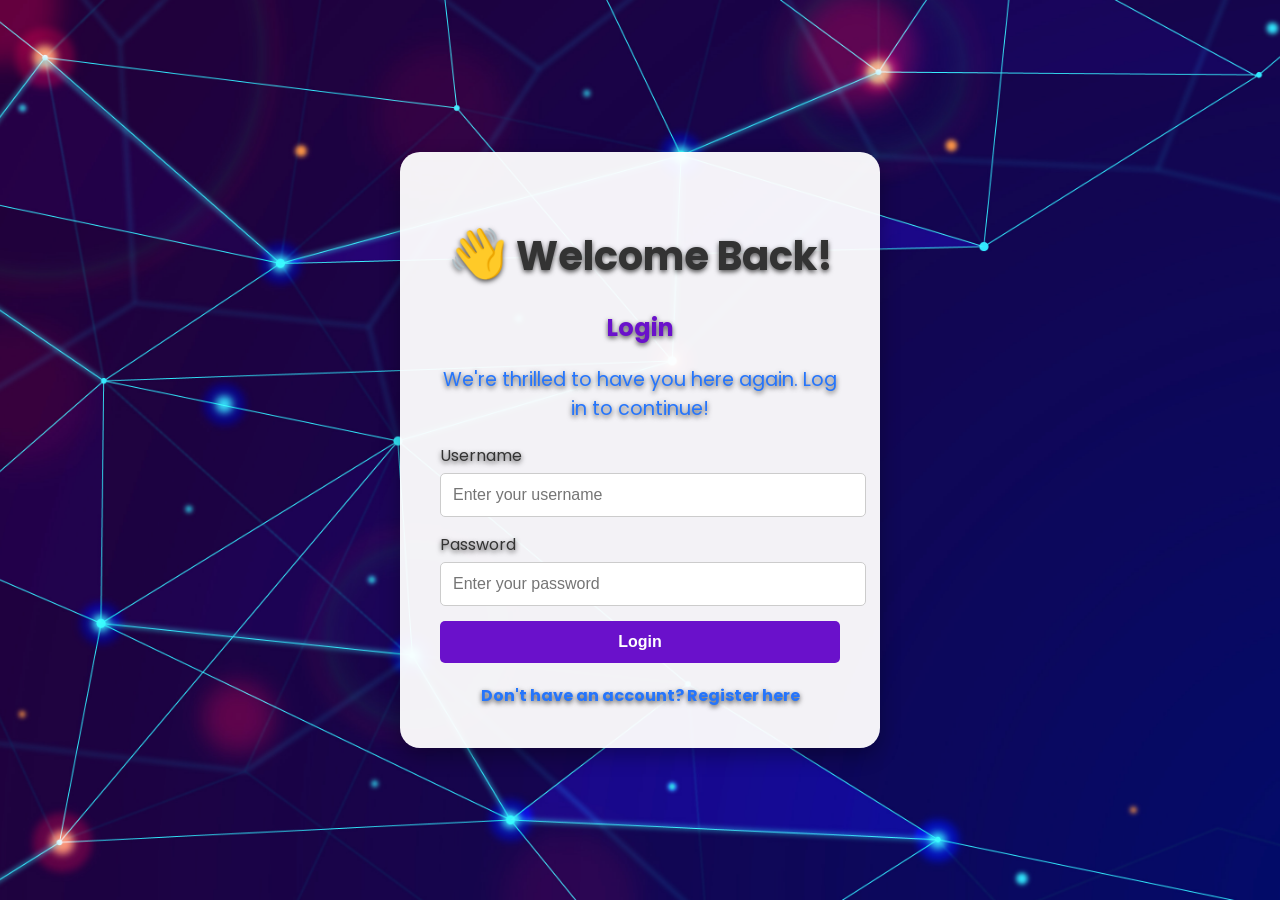
<file: auth.html>
<!DOCTYPE html>
<html lang="en">
<head>
    <meta charset="UTF-8">
    <meta name="viewport" content="width=device-width, initial-scale=1.0">
    <title>Login and Register</title>
    <link href="https://fonts.googleapis.com/css2?family=Poppins:wght@300;500;700&display=swap" rel="stylesheet">
    <style>
        body {
            font-family: 'Poppins', sans-serif;
            background-image: url('pictures/3402393.jpg'); /* Replace with your image */
            background-size: cover;
            background-position: center;
            margin: 0;
            display: flex;
            justify-content: center;
            align-items: center;
            height: 100vh;
            overflow: hidden;
            color: white;
            text-shadow: 0px 2px 5px rgba(0, 0, 0, 0.7);
        }

        .container {
            background: rgba(255, 255, 255, 0.95);
            color: #333;
            border-radius: 20px;
            box-shadow: 0 8px 20px rgba(0, 0, 0, 0.3);
            padding: 40px;
            width: 400px;
            text-align: center;
            position: relative;
            animation: fadeInUp 1s ease-in-out;
        }

        @keyframes fadeInUp {
            from {
                opacity: 0;
                transform: translateY(20px);
            }
            to {
                opacity: 1;
                transform: translateY(0);
            }
        }

        h1 {
            font-size: 2.5rem;
            margin-bottom: 10px;
        }

        h1 span {
            font-size: 3rem;
        }

        h2 {
            font-size: 1.5rem;
            margin-bottom: 20px;
            color: #6a11cb;
        }

        .form-group {
            margin-bottom: 15px;
            text-align: left;
        }

        .form-group label {
            display: block;
            margin-bottom: 5px;
        }

        .form-group input {
            width: 100%;
            padding: 12px;
            border: 1px solid #ccc;
            border-radius: 5px;
            font-size: 1rem;
        }

        .form-group input:focus {
            border-color: #6a11cb;
            outline: none;
        }

        .form-group button {
            width: 100%;
            padding: 12px;
            background-color: #6a11cb;
            color: white;
            border: none;
            border-radius: 5px;
            cursor: pointer;
            font-size: 1rem;
            font-weight: bold;
            transition: background-color 0.3s, transform 0.3s;
        }

        .form-group button:hover {
            background-color: #4a0fa1;
            transform: scale(1.05);
        }

        .switch-link {
            margin-top: 20px;
            color: #6a11cb;
        }

        .switch-link a {
            color: #2575fc;
            text-decoration: none;
            font-weight: bold;
            transition: color 0.3s;
        }

        .switch-link a:hover {
            color: #4a0fa1;
        }

        .welcome {
            font-size: 1.2rem;
            color: #2575fc;
            margin-bottom: 20px;
        }
    </style>
</head>
<body>
    <div class="container">
        <h1><span>👋</span> Welcome Back!</h1>
        <h2 id="formTitle">Login</h2>
        <p class="welcome">We're thrilled to have you here again. Log in to continue!</p>
        <form id="authForm">
            <div class="form-group">
                <label for="username">Username</label>
                <input type="text" id="username" placeholder="Enter your username" required>
            </div>
            <div class="form-group">
                <label for="password">Password</label>
                <input type="password" id="password" placeholder="Enter your password" required>
            </div>
            <div class="form-group">
                <button type="submit">Login</button>
            </div>
            <div class="switch-link">
                <a href="#" id="switchToRegister">Don't have an account? Register here</a>
            </div>
        </form>
    </div>

    <script>
        const authForm = document.getElementById('authForm');
        const formTitle = document.getElementById('formTitle');
        const switchToRegister = document.getElementById('switchToRegister');
        const welcomeText = document.querySelector('.welcome');
        const welcomeEmoji = document.querySelector('h1 span');
        let isLogin = true;

        switchToRegister.addEventListener('click', (e) => {
            e.preventDefault();
            if (isLogin) {
                formTitle.textContent = 'Register';
                authForm.querySelector('button').textContent = 'Register';
                switchToRegister.textContent = 'Already have an account? Login here';
                welcomeText.textContent = "Join us today and explore amazing features!";
                welcomeEmoji.textContent = '🌟';
                isLogin = false;
            } else {
                formTitle.textContent = 'Login';
                authForm.querySelector('button').textContent = 'Login';
                switchToRegister.textContent = "Don't have an account? Register here";
                welcomeText.textContent = "We're thrilled to have you here again. Log in to continue!";
                welcomeEmoji.textContent = '👋';
                isLogin = true;
            }
        });

        authForm.addEventListener('submit', async (e) => {
            e.preventDefault();
            const username = document.getElementById('username').value;
            const password = document.getElementById('password').value;
            const apiUrl = 'https://673e75790118dbfe860b5976.mockapi.io/users';

            if (isLogin) {
                try {
                    const response = await fetch(apiUrl, { method: 'GET', headers: { 'Content-Type': 'application/json' } });
                    const users = await response.json();
                    const user = users.find(user => user.username === username && user.password === password);

                    if (user) {
                        alert('Login Successful!');
                        localStorage.setItem('isLoggedIn', 'true');
                        window.location.href = 'index.html';
                    } else {
                        alert('Invalid username or password');
                    }
                } catch (error) {
                    alert('An error occurred while logging in.');
                }
            } else {
                try {
                    const response = await fetch(apiUrl, {
                        method: 'POST',
                        headers: { 'Content-Type': 'application/json' },
                        body: JSON.stringify({ username, password })
                    });

                    if (response.ok) {
                        alert('Registration Successful!');
                        window.location.href = 'index.html';
                    } else {
                        alert('An error occurred while registering.');
                    }
                } catch (error) {
                    alert('An error occurred while registering.');
                }
            }
        });
    </script>
</body>
</html>
</file>
